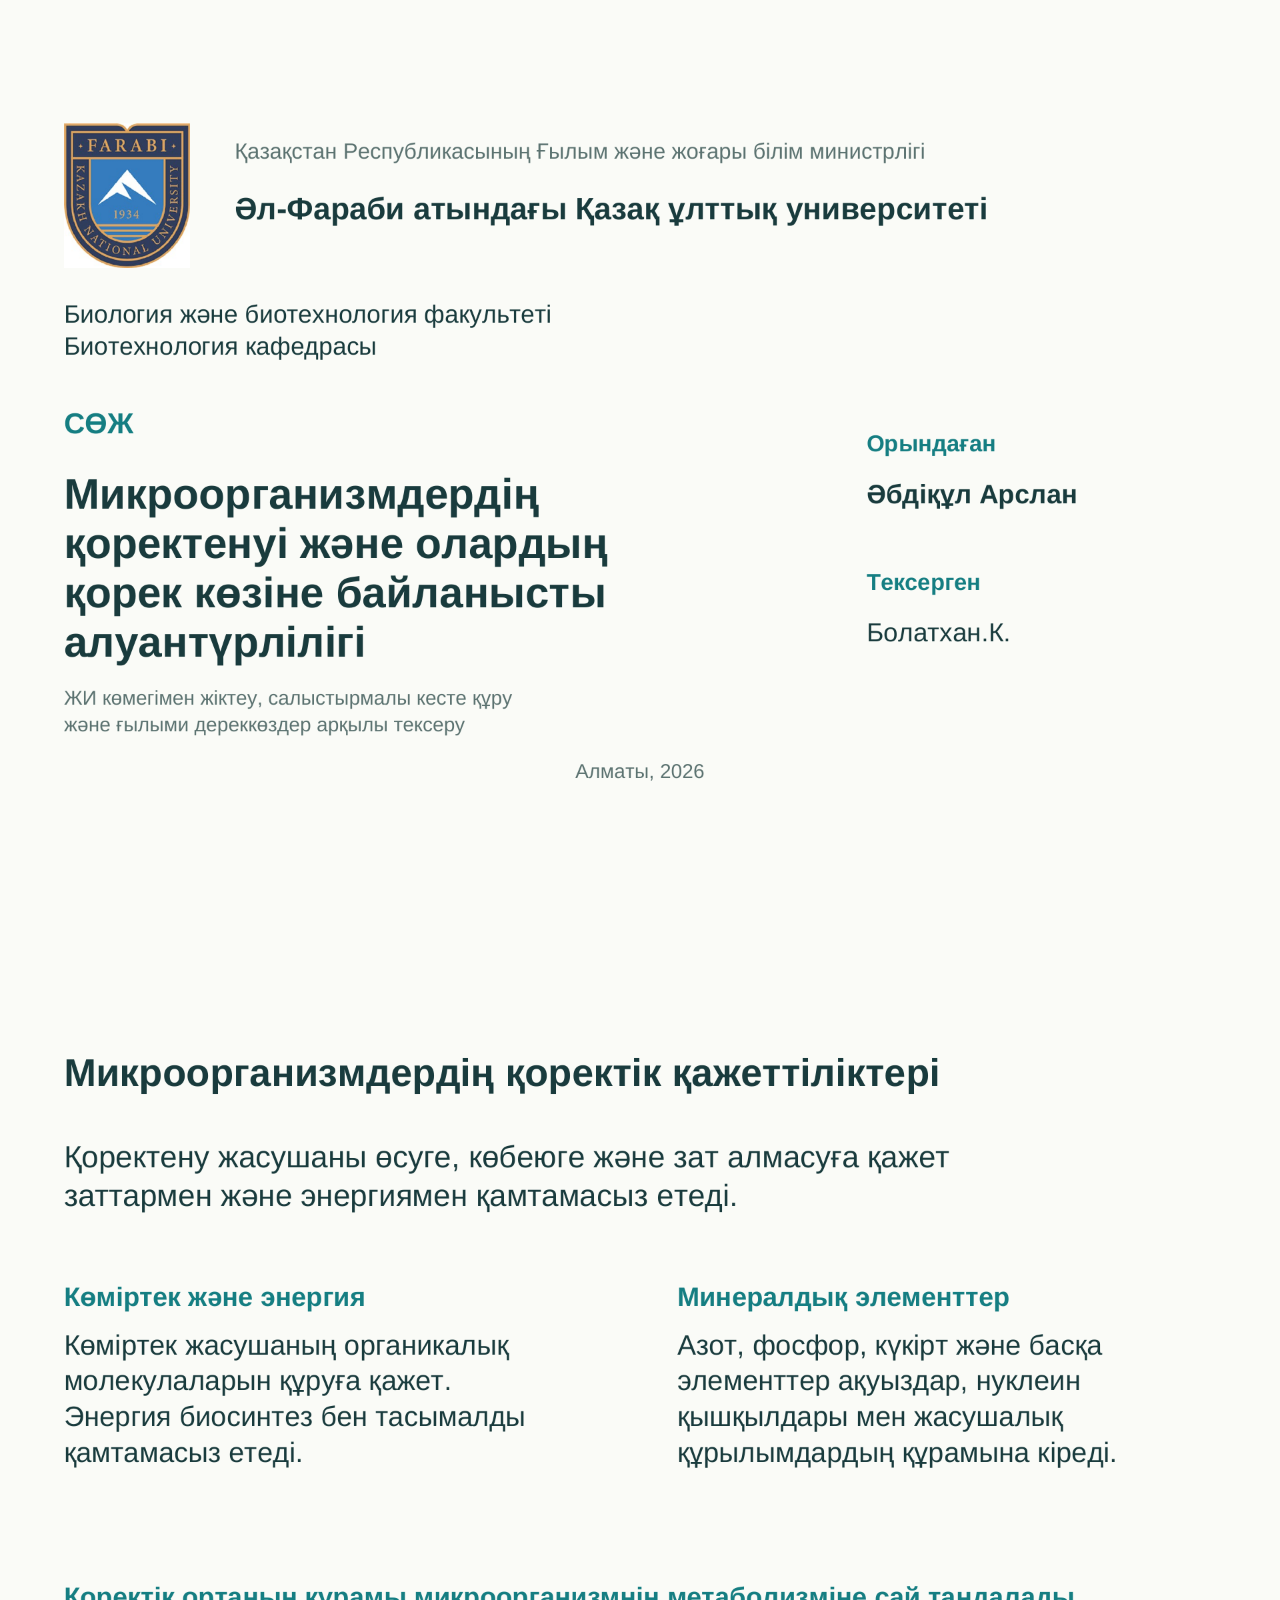
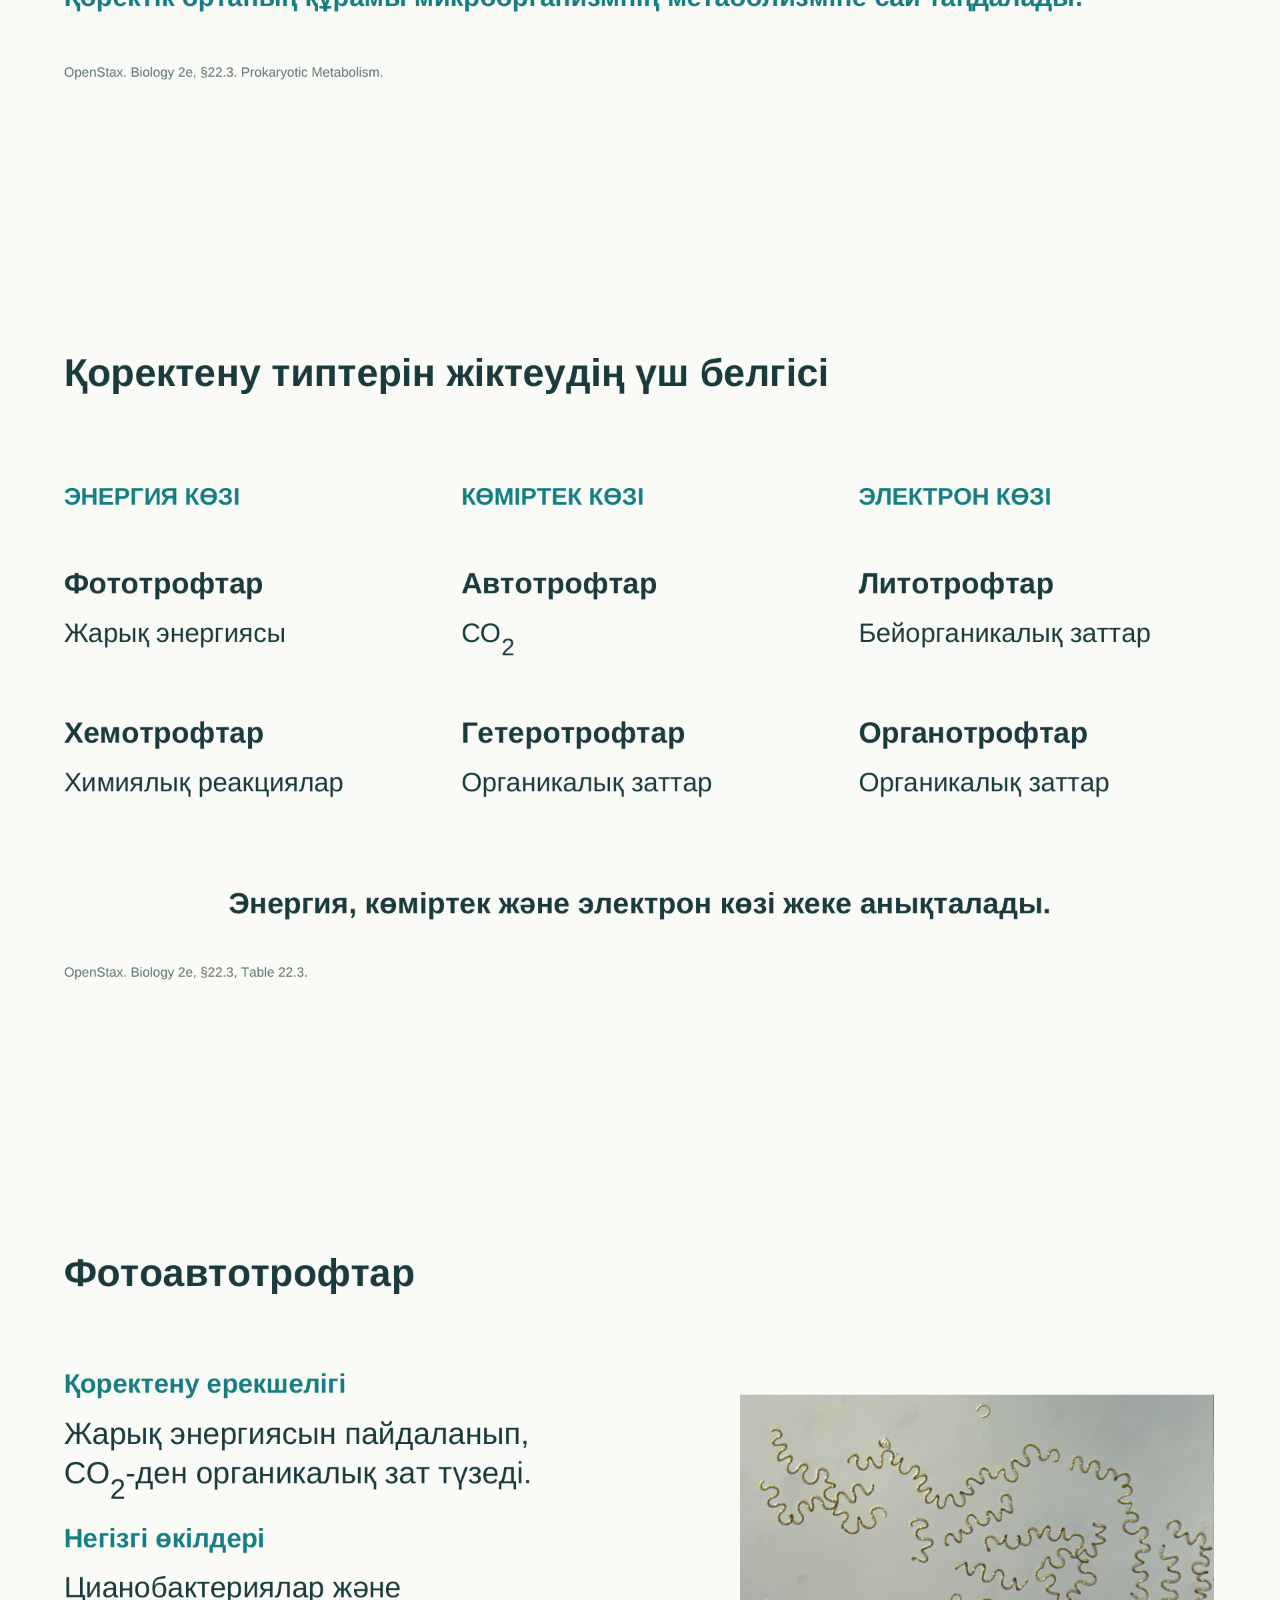
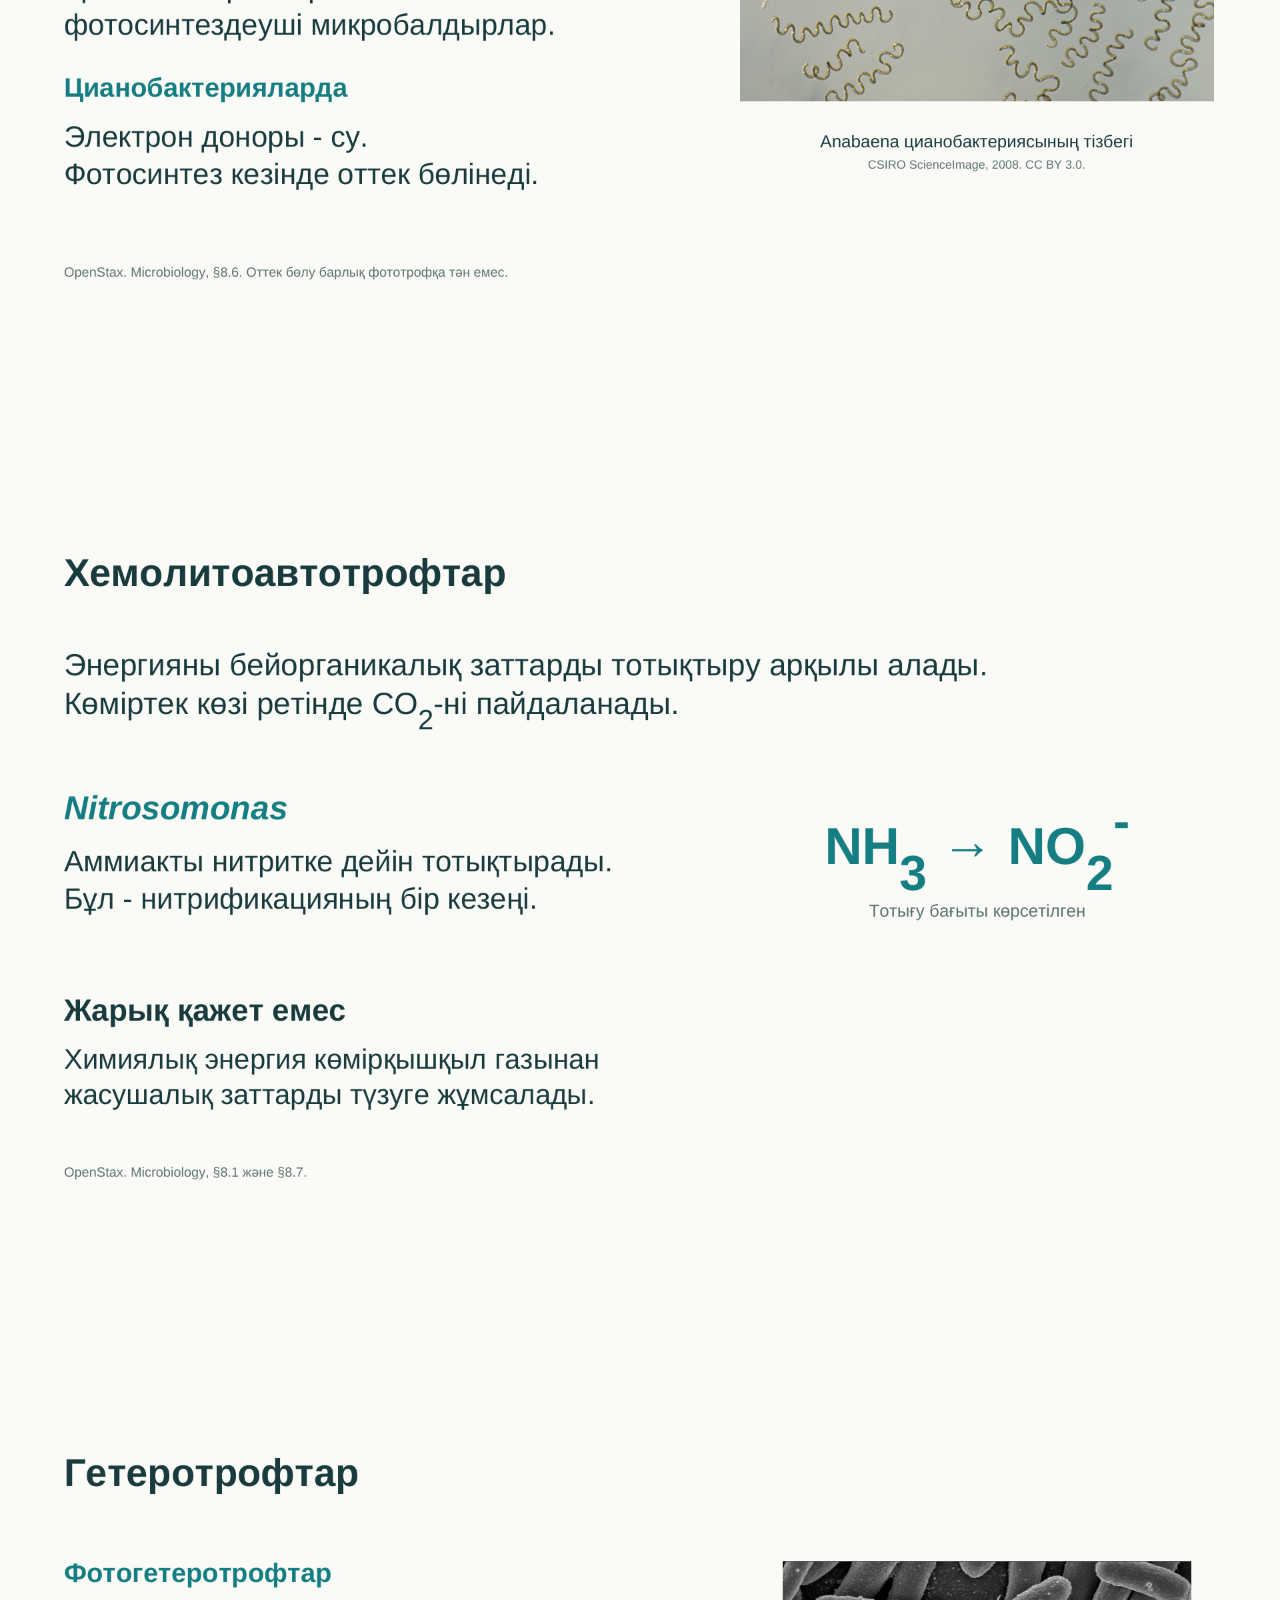
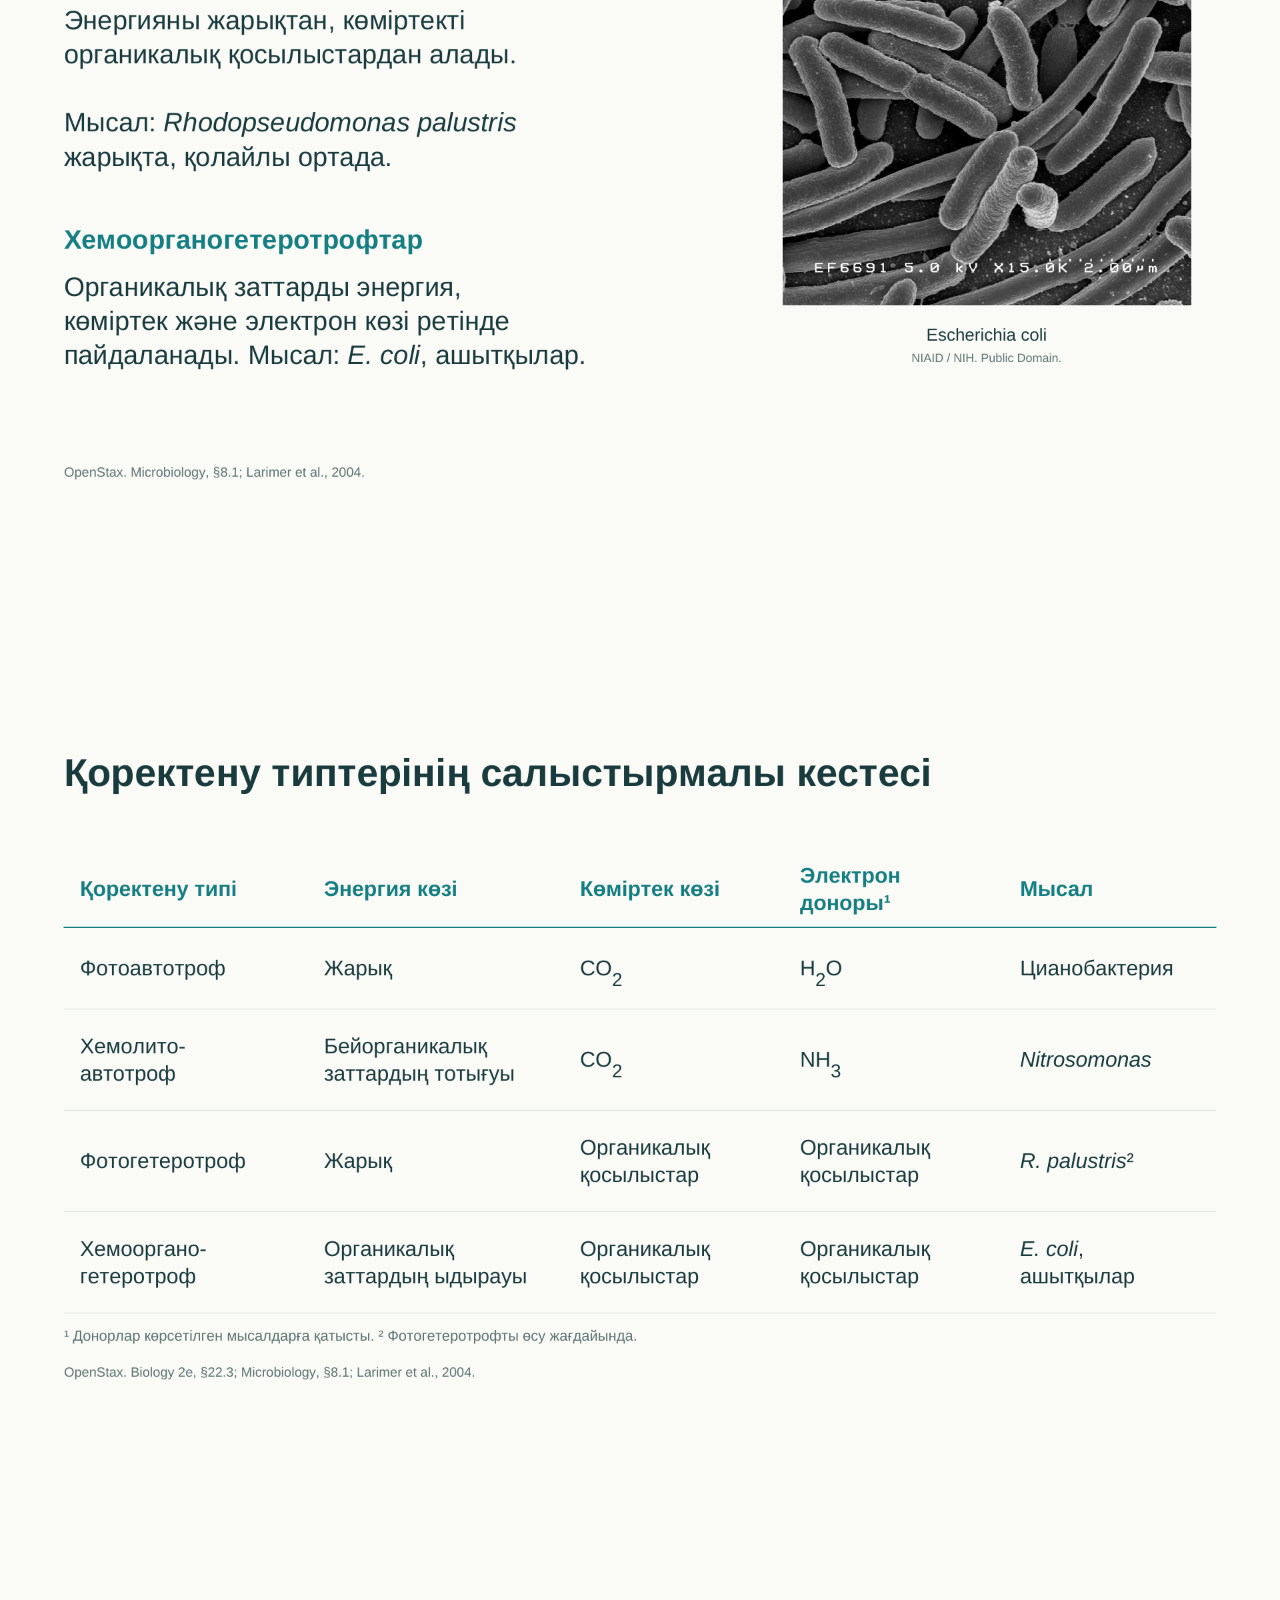
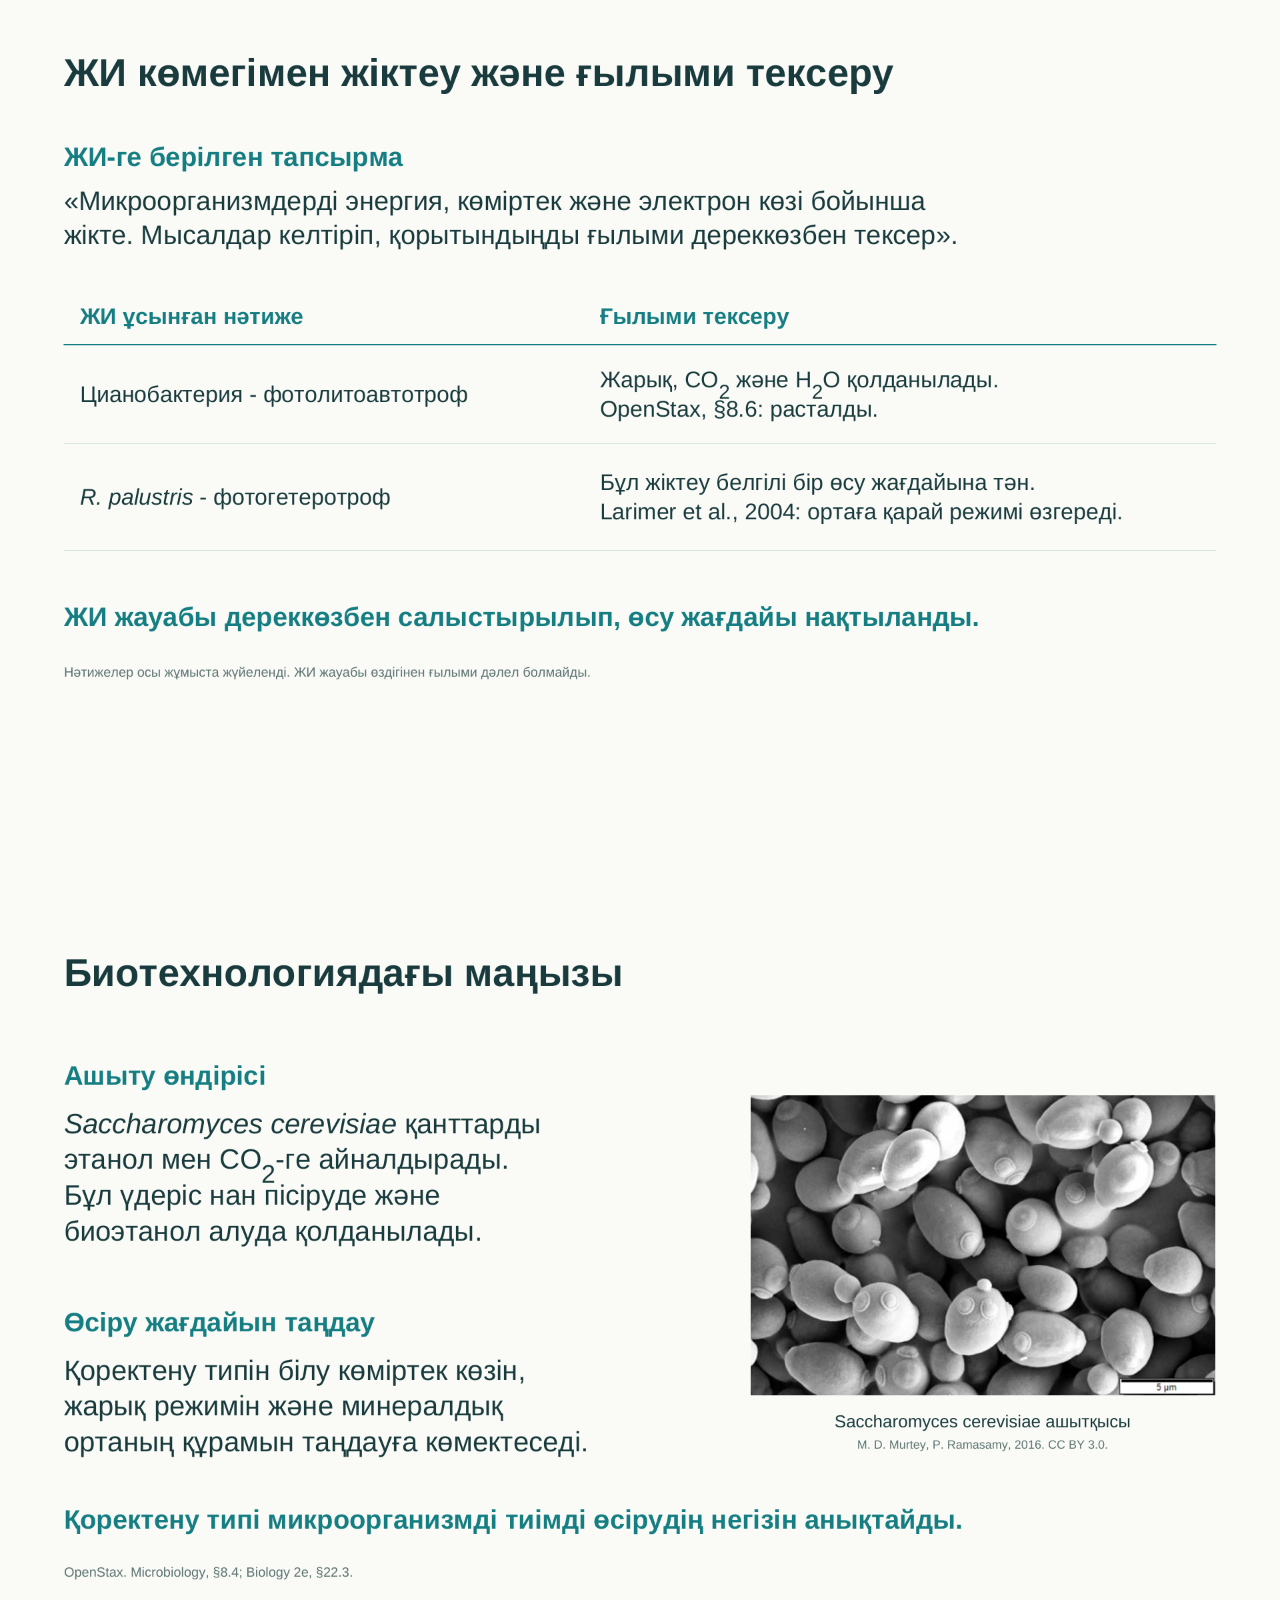
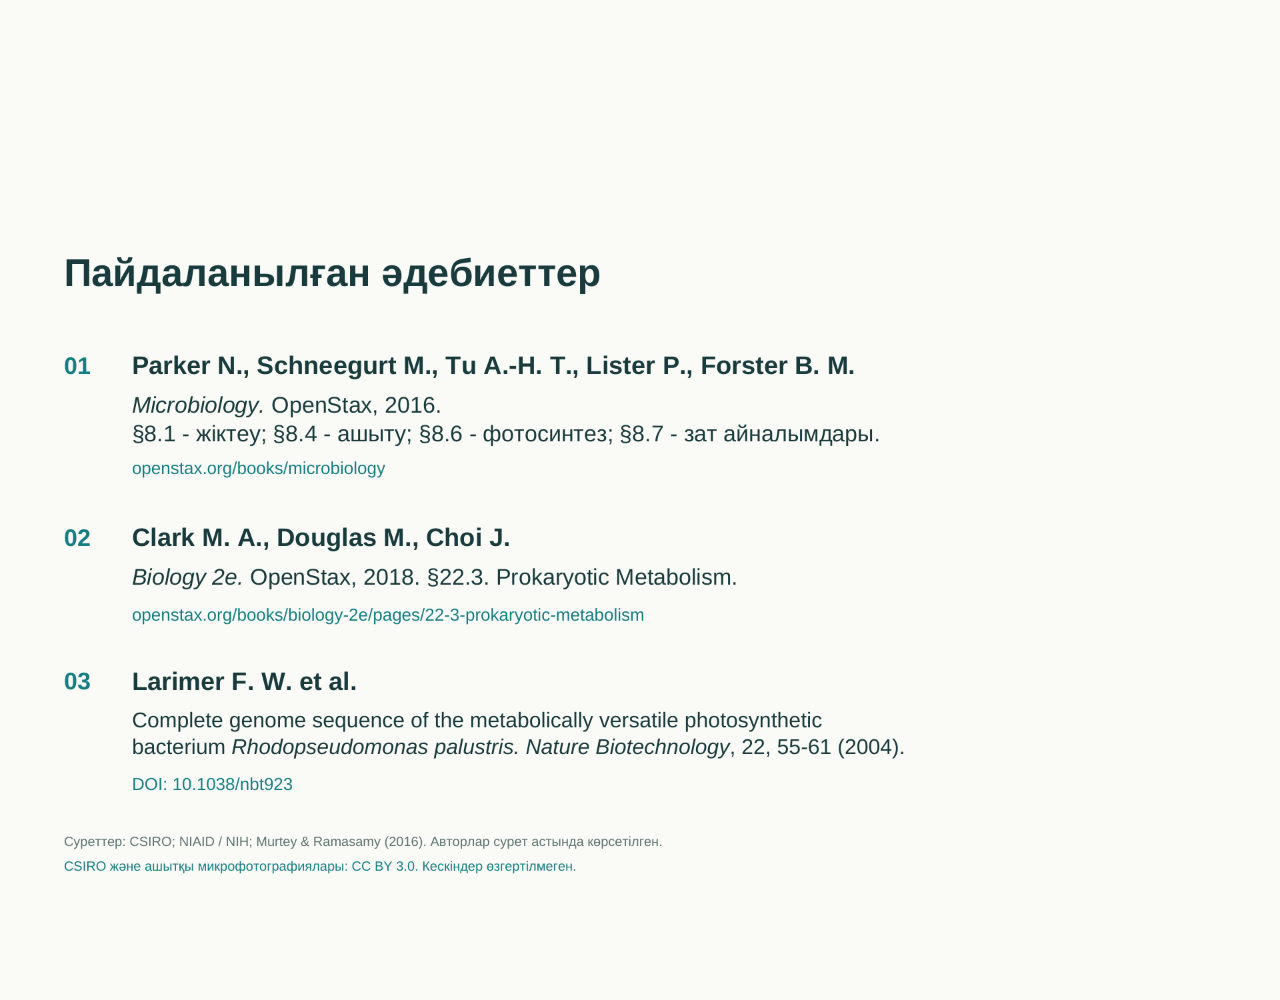
<file: index.html>
<!doctype html>
<html lang="kk">
<head>
<meta charset="utf-8">
<meta name="viewport" content="width=device-width, initial-scale=1">
<meta name="theme-color" content="#fafbf7">
<meta name="description" content="Микроорганизмдердің қоректенуі. Қазақ тіліндегі презентация.">
<title>Микроорганизмдердің қоректенуі</title>
<link rel="icon" href="assets/icon.svg" type="image/svg+xml">
<link rel="stylesheet" href="style.css">
<script defer src="app.js"></script>
</head>
<body><main>
<section class="slide" id="slide-1" aria-label="Титул беті"><div class="page"><img src="slides/page-01.png" width="1920" height="1080" loading="eager" decoding="async" alt="Титул беті"><div class="sr-only">Қазақстан Республикасының Ғылым және жоғары білім министрлігі
Әл-Фараби атындағы Қазақ ұлттық университеті
Биология және биотехнология факультеті
Биотехнология кафедрасы
СӨЖ
Микроорганизмдердің
қоректенуі және олардың
қорек көзіне байланысты
алуантүрлілігі
ЖИ көмегімен жіктеу, салыстырмалы кесте құру
және ғылыми дереккөздер арқылы тексеру
Орындаған
Әбдіқұл Арслан
Тексерген
Болатхан.К.
Алматы, 2026</div></div></section>
<section class="slide" id="slide-2" aria-label="Микроорганизмдердің қоректік қажеттіліктері"><div class="page"><img src="slides/page-02.png" width="1920" height="1080" loading="lazy" decoding="async" alt="Микроорганизмдердің қоректік қажеттіліктері"><div class="sr-only">Микроорганизмдердің қоректік қажеттіліктері
Қоректену жасушаны өсуге, көбеюге және зат алмасуға қажет
заттармен және энергиямен қамтамасыз етеді.
Көміртек және энергия
Көміртек жасушаның органикалық
молекулаларын құруға қажет.
Энергия биосинтез бен тасымалды
қамтамасыз етеді.
Минералдық элементтер
Азот, фосфор, күкірт және басқа
элементтер ақуыздар, нуклеин
қышқылдары мен жасушалық
құрылымдардың құрамына кіреді.
Қоректік ортаның құрамы микроорганизмнің метаболизміне сай таңдалады.
OpenStax. Biology 2e, §22.3. Prokaryotic Metabolism.</div><a class="source-link" style="left:5.00000%;top:92.96296%;width:90.00000%;height:3.33333%" href="https://openstax.org/books/biology-2e/pages/22-3-prokaryotic-metabolism" target="_blank" rel="noopener" aria-label="OpenStax. Biology 2e, §22.3. Prokaryotic Metabolism."></a></div></section>
<section class="slide" id="slide-3" aria-label="Қоректену типтерін жіктеудің үш белгісі"><div class="page"><img src="slides/page-03.png" width="1920" height="1080" loading="lazy" decoding="async" alt="Қоректену типтерін жіктеудің үш белгісі"><div class="sr-only">Қоректену типтерін жіктеудің үш белгісі
ЭНЕРГИЯ КӨЗІ
Фототрофтар
Жарық энергиясы
Хемотрофтар
Химиялық реакциялар
КӨМІРТЕК КӨЗІ
Автотрофтар
CO2
Гетеротрофтар
Органикалық заттар
ЭЛЕКТРОН КӨЗІ
Литотрофтар
Бейорганикалық заттар
Органотрофтар
Органикалық заттар
Энергия, көміртек және электрон көзі жеке анықталады.
OpenStax. Biology 2e, §22.3, Table 22.3.</div><a class="source-link" style="left:5.00000%;top:92.96296%;width:90.00000%;height:3.33333%" href="https://openstax.org/books/biology-2e/pages/22-3-prokaryotic-metabolism" target="_blank" rel="noopener" aria-label="OpenStax. Biology 2e, §22.3, Table 22.3."></a></div></section>
<section class="slide" id="slide-4" aria-label="Фотоавтотрофтар"><div class="page"><img src="slides/page-04.png" width="1920" height="1080" loading="lazy" decoding="async" alt="Фотоавтотрофтар"><div class="sr-only">Фотоавтотрофтар
Қоректену ерекшелігі
Жарық энергиясын пайдаланып,
CO2-ден органикалық зат түзеді.
Негізгі өкілдері
Цианобактериялар және
фотосинтездеуші микробалдырлар.
Цианобактерияларда
Электрон доноры - су.
Фотосинтез кезінде оттек бөлінеді.
Anabaena цианобактериясының тізбегі
CSIRO ScienceImage, 2008. CC BY 3.0.
OpenStax. Microbiology, §8.6. Оттек бөлу барлық фототрофқа тән емес.</div><a class="source-link" style="left:57.81250%;top:78.33333%;width:36.97917%;height:3.70370%" href="https://commons.wikimedia.org/wiki/File:CSIRO_ScienceImage_6737_Anabaena_chain.jpg" target="_blank" rel="noopener" aria-label="CSIRO ScienceImage, 2008. CC BY 3.0."></a><a class="source-link" style="left:5.00000%;top:92.96296%;width:90.00000%;height:3.33333%" href="https://openstax.org/books/microbiology/pages/8-6-photosynthesis" target="_blank" rel="noopener" aria-label="OpenStax. Microbiology, §8.6. Оттек бөлу барлық фототрофқа тән емес."></a></div></section>
<section class="slide" id="slide-5" aria-label="Хемолитоавтотрофтар"><div class="page"><img src="slides/page-05.png" width="1920" height="1080" loading="lazy" decoding="async" alt="Хемолитоавтотрофтар"><div class="sr-only">Хемолитоавтотрофтар
Энергияны бейорганикалық заттарды тотықтыру арқылы алады.
Көміртек көзі ретінде CO2-ні пайдаланады.
Nitrosomonas
Аммиакты нитритке дейін тотықтырады.
Бұл - нитрификацияның бір кезеңі.
NH3 → NO2
-
Тотығу бағыты көрсетілген
Жарық қажет емес
Химиялық энергия көмірқышқыл газынан
жасушалық заттарды түзуге жұмсалады.
OpenStax. Microbiology, §8.1 және §8.7.</div><a class="source-link" style="left:5.00000%;top:92.96296%;width:90.00000%;height:3.33333%" href="https://openstax.org/books/microbiology/pages/8-7-biogeochemical-cycles" target="_blank" rel="noopener" aria-label="OpenStax. Microbiology, §8.1 және §8.7."></a></div></section>
<section class="slide" id="slide-6" aria-label="Гетеротрофтар"><div class="page"><img src="slides/page-06.png" width="1920" height="1080" loading="lazy" decoding="async" alt="Гетеротрофтар"><div class="sr-only">Гетеротрофтар
Фотогетеротрофтар
Энергияны жарықтан, көміртекті
органикалық қосылыстардан алады.
Мысал: Rhodopseudomonas palustris
жарықта, қолайлы ортада.
Хемоорганогетеротрофтар
Органикалық заттарды энергия,
көміртек және электрон көзі ретінде
пайдаланады. Мысал: E. coli, ашытқылар.
Escherichia coli
NIAID / NIH. Public Domain.
OpenStax. Microbiology, §8.1; Larimer et al., 2004.</div><a class="source-link" style="left:61.14583%;top:77.40741%;width:31.87500%;height:3.70370%" href="https://commons.wikimedia.org/wiki/File:EscherichiaColi_NIAID.jpg" target="_blank" rel="noopener" aria-label="NIAID / NIH. Public Domain."></a><a class="source-link" style="left:5.00000%;top:92.96296%;width:90.00000%;height:3.33333%" href="https://doi.org/10.1038/nbt923" target="_blank" rel="noopener" aria-label="OpenStax. Microbiology, §8.1; Larimer et al., 2004."></a></div></section>
<section class="slide" id="slide-7" aria-label="Қоректену типтерінің салыстырмалы кестесі"><div class="page"><img src="slides/page-07.png" width="1920" height="1080" loading="lazy" decoding="async" alt="Қоректену типтерінің салыстырмалы кестесі"><div class="sr-only">Қоректену типтерінің салыстырмалы кестесі
Қоректену типі
Энергия көзі
Көміртек көзі
Электрон
доноры¹
Мысал
Фотоавтотроф
Жарық
CO2
H2O
Цианобактерия
Хемолито-
автотроф
Бейорганикалық
заттардың тотығуы
CO2
NH3
Nitrosomonas
Фотогетеротроф
Жарық
Органикалық
қосылыстар
Органикалық
қосылыстар
R. palustris²
Хемооргано-
гетеротроф
Органикалық
заттардың ыдырауы
Органикалық
қосылыстар
Органикалық
қосылыстар
E. coli,
ашытқылар
¹ Донорлар көрсетілген мысалдарға қатысты. ² Фотогетеротрофты өсу жағдайында.
OpenStax. Biology 2e, §22.3; Microbiology, §8.1; Larimer et al., 2004.</div><a class="source-link" style="left:5.00000%;top:92.96296%;width:90.00000%;height:3.33333%" href="https://openstax.org/books/biology-2e/pages/22-3-prokaryotic-metabolism" target="_blank" rel="noopener" aria-label="OpenStax. Biology 2e, §22.3; Microbiology, §8.1; Larimer et al., 2004."></a></div></section>
<section class="slide" id="slide-8" aria-label="ЖИ көмегімен жіктеу және ғылыми тексеру"><div class="page"><img src="slides/page-08.png" width="1920" height="1080" loading="lazy" decoding="async" alt="ЖИ көмегімен жіктеу және ғылыми тексеру"><div class="sr-only">ЖИ көмегімен жіктеу және ғылыми тексеру
ЖИ-ге берілген тапсырма
«Микроорганизмдерді энергия, көміртек және электрон көзі бойынша
жікте. Мысалдар келтіріп, қорытындыңды ғылыми дереккөзбен тексер».
ЖИ ұсынған нәтиже
Ғылыми тексеру
Цианобактерия - фотолитоавтотроф
Жарық, CO2 және H2O қолданылады.
OpenStax, §8.6: расталды.
R. palustris - фотогетеротроф
Бұл жіктеу белгілі бір өсу жағдайына тән.
Larimer et al., 2004: ортаға қарай режимі өзгереді.
ЖИ жауабы дереккөзбен салыстырылып, өсу жағдайы нақтыланды.
Нәтижелер осы жұмыста жүйеленді. ЖИ жауабы өздігінен ғылыми дәлел болмайды.</div><a class="source-link" style="left:5.00000%;top:92.96296%;width:90.00000%;height:3.33333%" href="https://doi.org/10.1038/nbt923" target="_blank" rel="noopener" aria-label="Нәтижелер осы жұмыста жүйеленді. ЖИ жауабы өздігінен ғылыми дәлел болмайды."></a></div></section>
<section class="slide" id="slide-9" aria-label="Биотехнологиядағы маңызы"><div class="page"><img src="slides/page-09.png" width="1920" height="1080" loading="lazy" decoding="async" alt="Биотехнологиядағы маңызы"><div class="sr-only">Биотехнологиядағы маңызы
Ашыту өндірісі
Saccharomyces cerevisiae қанттарды
этанол мен CO2-ге айналдырады.
Бұл үдеріс нан пісіруде және
биоэтанол алуда қолданылады.
Өсіру жағдайын таңдау
Қоректену типін білу көміртек көзін,
жарық режимін және минералдық
ортаның құрамын таңдауға көмектеседі.
Saccharomyces cerevisiae ашытқысы
M. D. Murtey, P. Ramasamy, 2016. CC BY 3.0.
Қоректену типі микроорганизмді тиімді өсірудің негізін анықтайды.
OpenStax. Microbiology, §8.4; Biology 2e, §22.3.</div><a class="source-link" style="left:58.64583%;top:75.55556%;width:36.25000%;height:3.70370%" href="https://commons.wikimedia.org/wiki/File:Saccharomyces_cerevisiae_SEM.jpg" target="_blank" rel="noopener" aria-label="M. D. Murtey, P. Ramasamy, 2016. CC BY 3.0."></a><a class="source-link" style="left:5.00000%;top:92.96296%;width:90.00000%;height:3.33333%" href="https://openstax.org/books/microbiology/pages/8-4-fermentation" target="_blank" rel="noopener" aria-label="OpenStax. Microbiology, §8.4; Biology 2e, §22.3."></a></div></section>
<section class="slide" id="slide-10" aria-label="Пайдаланылған әдебиеттер"><div class="page"><img src="slides/page-10.png" width="1920" height="1080" loading="lazy" decoding="async" alt="Пайдаланылған әдебиеттер"><div class="sr-only">Пайдаланылған әдебиеттер
01
Parker N., Schneegurt M., Tu A.-H. T., Lister P., Forster B. M.
Microbiology. OpenStax, 2016.
§8.1 - жіктеу; §8.4 - ашыту; §8.6 - фотосинтез; §8.7 - зат айналымдары.
openstax.org/books/microbiology
02
Clark M. A., Douglas M., Choi J.
Biology 2e. OpenStax, 2018. §22.3. Prokaryotic Metabolism.
openstax.org/books/biology-2e/pages/22-3-prokaryotic-metabolism
03
Larimer F. W. et al.
Complete genome sequence of the metabolically versatile photosynthetic
bacterium Rhodopseudomonas palustris. Nature Biotechnology, 22, 55-61 (2004).
DOI: 10.1038/nbt923
Суреттер: CSIRO; NIAID / NIH; Murtey &amp; Ramasamy (2016). Авторлар сурет астында көрсетілген.
CSIRO және ашытқы микрофотографиялары: CC BY 3.0. Кескіндер өзгертілмеген.</div><a class="source-link" style="left:10.31250%;top:36.66389%;width:19.79675%;height:3.08148%" href="https://openstax.org/books/microbiology/pages/8-1-energy-matter-and-enzymes" target="_blank" rel="noopener" aria-label="openstax.org/books/microbiology"></a><a class="source-link" style="left:10.31250%;top:57.03426%;width:40.04446%;height:3.08148%" href="https://openstax.org/books/biology-2e/pages/22-3-prokaryotic-metabolism" target="_blank" rel="noopener" aria-label="openstax.org/books/biology-2e/pages/22-3-prokaryotic-metabolism"></a><a class="source-link" style="left:10.31250%;top:80.55278%;width:12.57299%;height:3.08148%" href="https://doi.org/10.1038/nbt923" target="_blank" rel="noopener" aria-label="DOI: 10.1038/nbt923"></a><a class="source-link" style="left:5.00000%;top:92.49074%;width:40.04008%;height:2.37037%" href="https://creativecommons.org/licenses/by/3.0/" target="_blank" rel="noopener" aria-label="CSIRO және ашытқы микрофотографиялары: CC BY 3.0. Кескіндер өзгертілмеген."></a></div></section>
</main></body></html>
</file>
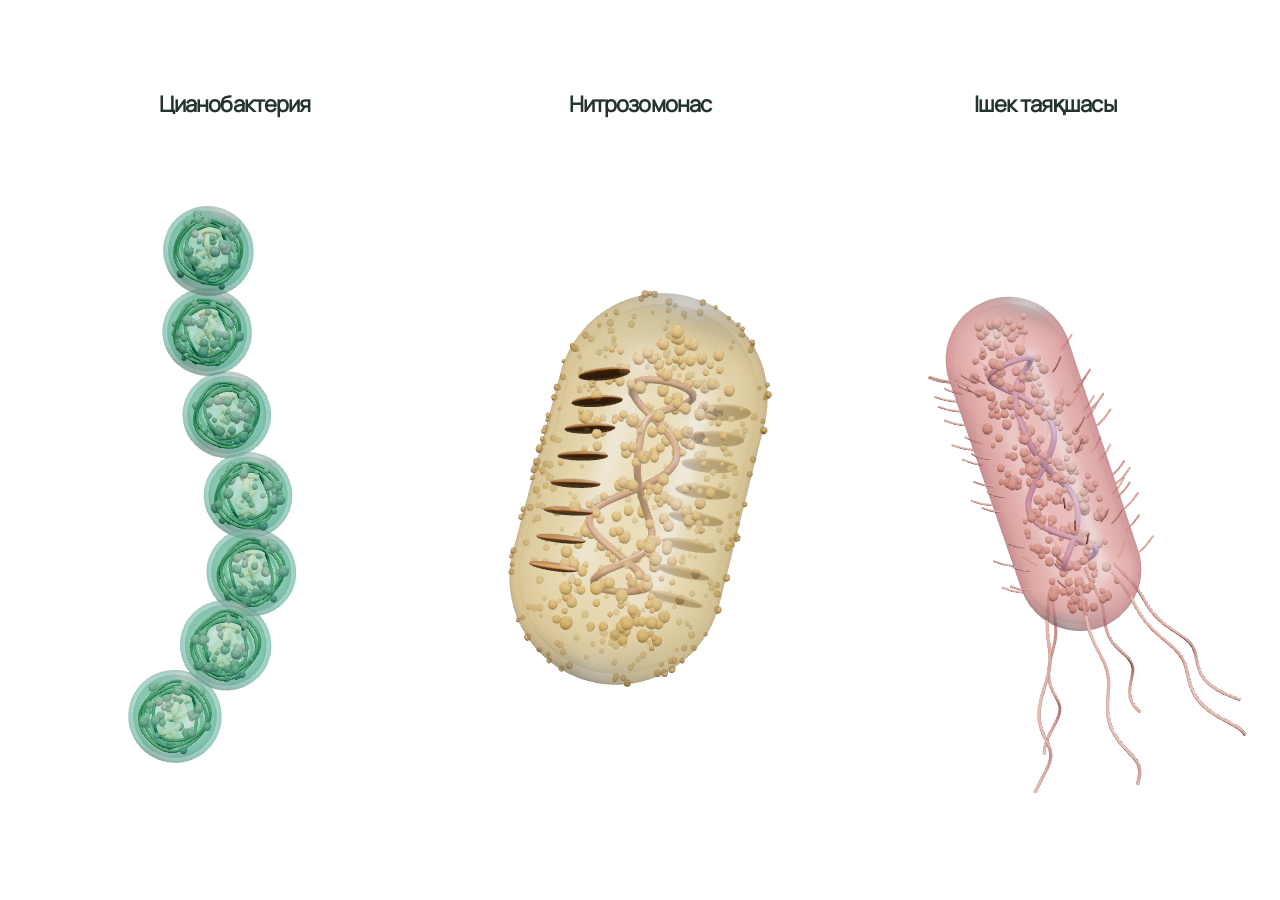
<file: 3d/index.html>
<!doctype html>
<html lang="kk">
<head>
<meta charset="utf-8">
<meta name="viewport" content="width=device-width, initial-scale=1">
<meta name="theme-color" content="#ffffff">
<meta name="description" content="Әртүрлі қоректенетін үш бактерияның интерактивті 3D үлгісі.">
<title>Бактериялар · 3D</title>
<link rel="icon" href="../assets/icon.svg" type="image/svg+xml">
<link rel="stylesheet" href="style.css">
<script defer src="vendor/three.min.js"></script>
<script defer src="models.js"></script>
<script defer src="app.js"></script>
</head>
<body>
<canvas id="canvas" aria-hidden="true"></canvas>
<main>
<section><h1>Цианобактерия</h1><div class="view" tabindex="0" role="img" aria-label="Anabaena цианобактериясының сызбалық 3D үлгісі. Фотоавтотроф. Айналдыру үшін көлденең сүйреңіз немесе бағыттау пернелерін басыңыз. Қозғалысты тоқтату үшін бос орын пернесін басыңыз."></div></section>
<section><h1>Нитрозомонас</h1><div class="view" tabindex="0" role="img" aria-label="Nitrosomonas бактериясының сызбалық 3D үлгісі. Хемолитоавтотроф. Айналдыру үшін көлденең сүйреңіз немесе бағыттау пернелерін басыңыз. Қозғалысты тоқтату үшін бос орын пернесін басыңыз."></div></section>
<section><h1>Ішек таяқшасы</h1><div class="view" tabindex="0" role="img" aria-label="Escherichia coli бактериясының сызбалық 3D үлгісі. Хемоорганогетеротроф. Айналдыру үшін көлденең сүйреңіз немесе бағыттау пернелерін басыңыз. Қозғалысты тоқтату үшін бос орын пернесін басыңыз."></div></section>
</main>
<p id="error" role="alert" hidden>3D үлгілерді көрсету үшін WebGL қолдайтын браузер қажет.</p>
<noscript>3D үлгілерді көру үшін JavaScript қосыңыз.</noscript>
</body>
</html>
</file>
<file: style.css>
*{box-sizing:border-box}html{background:#fafbf7;scroll-behavior:smooth;scroll-snap-type:y proximity;scrollbar-width:none}html::-webkit-scrollbar{display:none}body{margin:0}.slide{min-height:100svh;display:flex;justify-content:center;align-items:center;scroll-snap-align:start}.page{position:relative;width:min(100%,177.777778svh);margin:0 auto}.page img{display:block;width:100%;height:auto}.source-link{position:absolute;display:block}.source-link:focus-visible{outline:2px solid #157e82;outline-offset:2px}.sr-only{position:absolute;width:1px;height:1px;padding:0;margin:-1px;overflow:hidden;clip-path:inset(50%);white-space:nowrap;border:0}@media(orientation:portrait){html{scroll-snap-type:none}.slide{min-height:0;padding:12px 0}.page{width:100%}}@media(prefers-reduced-motion:reduce){html{scroll-behavior:auto}}
</file>
<file: 3d/style.css>
@font-face{font-family:Manrope;src:url('../assets/manrope.ttf') format('truetype');font-display:swap}
*{box-sizing:border-box}html{background:#fff;color:#25332e;scrollbar-width:none}html::-webkit-scrollbar{display:none}body{margin:0;font-family:Manrope,Arial,sans-serif}#canvas{position:fixed;inset:0;width:100%;height:100%;pointer-events:none}main{position:relative;display:grid;grid-template-columns:repeat(3,minmax(0,1fr));min-height:100svh;padding:0 2.5vw}section{min-width:0;display:flex;flex-direction:column;align-items:center;height:100svh;padding:10vh 0 5vh}h1{font-size:clamp(17px,1.7vw,27px);font-weight:600;letter-spacing:-.04em;text-align:center;margin:0;line-height:1.3}.view{flex:1;width:100%;min-height:0;cursor:grab;touch-action:pan-y;outline:none}.view:active{cursor:grabbing}.view:focus-visible{outline:1px solid #5f8974;outline-offset:-12px;border-radius:16px}#error, noscript{position:fixed;z-index:3;bottom:24px;left:24px;right:24px;text-align:center;font-size:14px;color:#6f2626;background:#fff}#error[hidden]{display:none}@media(max-width:700px){main{display:block;padding:0}section{padding:9svh 4vw 7svh;height:100svh}h1{font-size:25px}.view{width:100%}}@media(max-height:500px) and (min-width:701px){section{padding-top:7vh;padding-bottom:0}h1{font-size:18px}}
</file>
